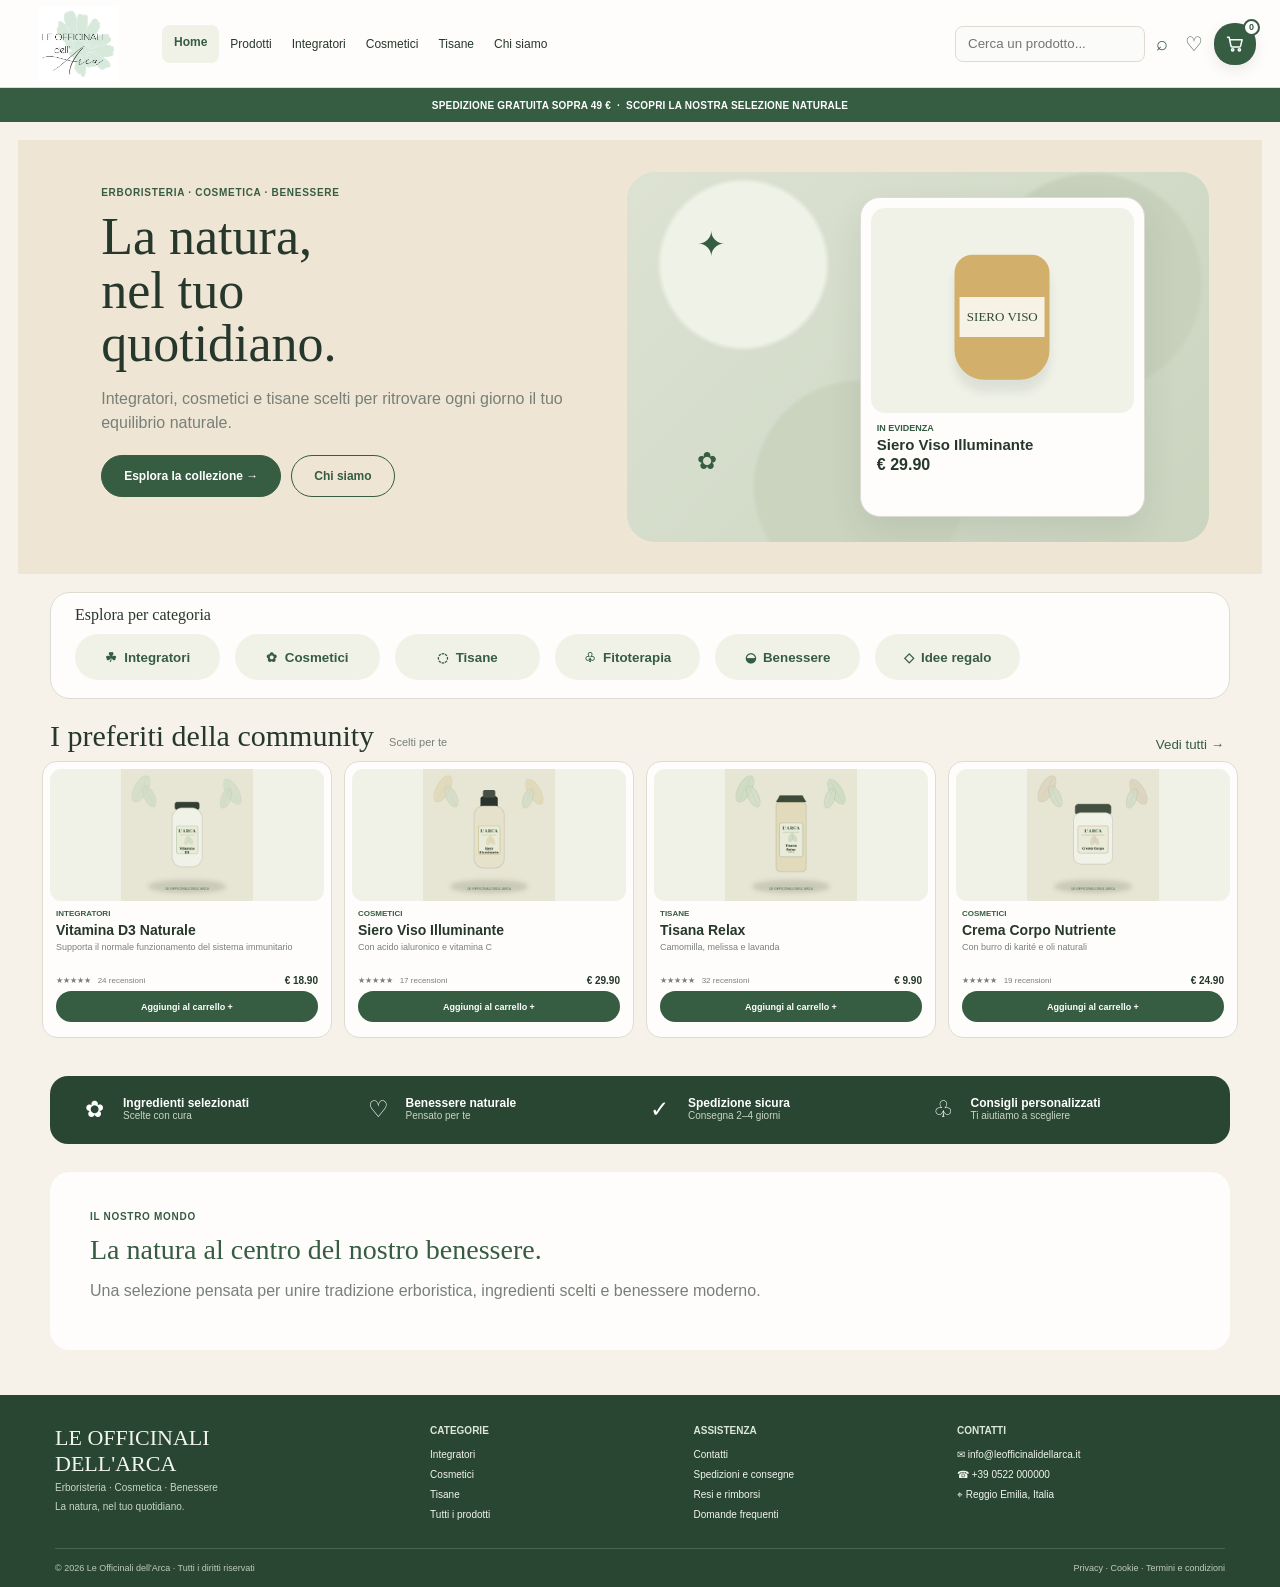
<file: index.html>
<!DOCTYPE html>
<html lang="it">
<head>
<meta charset="UTF-8">
<meta name="viewport" content="width=device-width, initial-scale=1.0">
<title>Le Officinali dell'Arca</title>
<link rel="stylesheet" href="css/style.css">
<link rel="icon" type="image/png" href="assets/logo.png">
</head>
<body>
<header class="header">
  <a class="brand" href="index.html"><img src="assets/logo.png" alt="Le Officinali dell'Arca"></a>
  <nav>
    <a class="active" href="index.html">Home</a><a href="prodotti.html">Prodotti</a>
    <a href="integratori.html">Integratori</a><a href="cosmetici.html">Cosmetici</a>
    <a href="tisane.html">Tisane</a><a href="chi-siamo.html">Chi siamo</a>
  </nav>
  
<button class="mobile-menu-btn" id="mobileMenuBtn" type="button"
        aria-label="Apri menu" aria-expanded="false" aria-controls="mobileNav">
  <span></span><span></span><span></span>
</button>
<div class="mobile-nav" id="mobileNav">
  <a href="index.html">Home</a>
  <a href="prodotti.html">Prodotti</a>
  <a href="integratori.html">Integratori</a>
  <a href="cosmetici.html">Cosmetici</a>
  <a href="tisane.html">Tisane</a>
  <a href="chi-siamo.html">Chi siamo</a>
</div>
<div class="header-actions">
    <input id="search" type="search" placeholder="Cerca un prodotto...">
    <button id="searchBtn" class="icon-btn">⌕</button>
    <button class="icon-btn">♡</button>
    <a class="cart-btn" id="cartBtn" href="cart.html" aria-label="Apri il carrello"><svg class="cart-icon" viewBox="0 0 24 24" aria-hidden="true" focusable="false"><path d="M3 4h2l2.1 10.1a2 2 0 0 0 2 1.6h7.7a2 2 0 0 0 1.9-1.4L20.5 7H6.2"/><circle cx="9.2" cy="19" r="1.4"/><circle cx="17.2" cy="19" r="1.4"/></svg><span id="cartCount">0</span></a>
  </div>
</header>

<div class="announcement">SPEDIZIONE GRATUITA SOPRA 49 € &nbsp;·&nbsp; SCOPRI LA NOSTRA SELEZIONE NATURALE</div>

<main>
<section class="hero">
  <div class="hero-copy">
    <span class="eyebrow">ERBORISTERIA · COSMETICA · BENESSERE</span>
    <h1>La natura,<br>nel tuo<br>quotidiano.</h1>
    <p>Integratori, cosmetici e tisane scelti per ritrovare ogni giorno il tuo equilibrio naturale.</p>
    <div class="hero-actions">
      <a class="primary" href="#prodotti">Esplora la collezione →</a>
      <a class="secondary" href="#chi-siamo">Chi siamo</a>
    </div>
  </div>
  <div class="hero-panel">
    <div class="botanical"></div>
    <div class="featured">
      <div class="product-art art-dropper"></div>
      <span class="featured-label">IN EVIDENZA</span>
      <strong>Siero Viso Illuminante</strong>
      <b>€ 29.90</b>
    </div>
    <span class="decor d1">✦</span><span class="decor d2">✿</span>
  </div>
</section>

<section id="categorie" class="categories section-box">
  <h2>Esplora per categoria</h2>
  <div class="category-list">
    <button data-cat="Integratori">☘ &nbsp;Integratori</button>
    <button data-cat="Cosmetici">✿ &nbsp;Cosmetici</button>
    <button data-cat="Tisane">◌ &nbsp;Tisane</button>
    <button data-cat="Tutti">♧ &nbsp;Fitoterapia</button>
    <button data-cat="Tutti">◒ &nbsp;Benessere</button>
    <button data-cat="Tutti">◇ &nbsp;Idee regalo</button>
  </div>
</section>

<section id="prodotti" class="products-section">
  <div class="section-heading">
    <div><h2>I preferiti della community</h2><span>Scelti per te</span></div>
    <button id="showAll" class="text-btn">Vedi tutti →</button>
  </div>
  <div id="productGrid" class="product-grid"></div>
</section>

<section class="trust">
  <div><i>✿</i><strong>Ingredienti selezionati</strong><span>Scelte con cura</span></div>
  <div><i>♡</i><strong>Benessere naturale</strong><span>Pensato per te</span></div>
  <div><i>✓</i><strong>Spedizione sicura</strong><span>Consegna 2–4 giorni</span></div>
  <div><i>♧</i><strong>Consigli personalizzati</strong><span>Ti aiutiamo a scegliere</span></div>
</section>

<section id="chi-siamo" class="about">
  <span class="eyebrow">IL NOSTRO MONDO</span>
  <h2>La natura al centro del nostro benessere.</h2>
  <p>Una selezione pensata per unire tradizione erboristica, ingredienti scelti e benessere moderno.</p>
</section>
</main>

<footer>
  <div class="footer-main">
    <div class="footer-brand"><h3>LE OFFICINALI<br>DELL'ARCA</h3><span>Erboristeria · Cosmetica · Benessere</span><p>La natura, nel tuo quotidiano.</p></div>
    <div><h4>CATEGORIE</h4><a href="integratori.html">Integratori</a><a href="cosmetici.html">Cosmetici</a><a href="tisane.html">Tisane</a><a href="prodotti.html">Tutti i prodotti</a></div>
    <div><h4>ASSISTENZA</h4><a>Contatti</a><a>Spedizioni e consegne</a><a>Resi e rimborsi</a><a>Domande frequenti</a></div>
    <div><h4>CONTATTI</h4><p>✉ info@leofficinalidellarca.it</p><p>☎ +39 0522 000000</p><p>⌖ Reggio Emilia, Italia</p></div>
  </div>
  <div class="footer-bottom"><span>© 2026 Le Officinali dell'Arca · Tutti i diritti riservati</span><span>Privacy · Cookie · Termini e condizioni</span></div>
</footer>

<div id="cartModal" class="modal hidden">
  <div class="modal-card"><button class="close" id="closeCart">×</button><h2>Il tuo carrello</h2><div id="cartItems"></div><div class="cart-total"><span>Totale</span><strong id="cartTotal">€ 0.00</strong></div><a class="primary full" id="checkout" href="cart.html">Vai al carrello</a></div>
</div>

<script src="js/products.js"></script>
<script src="js/app.js"></script>
<script src="js/site-nav.js"></script>
</body>
</html>
</file>
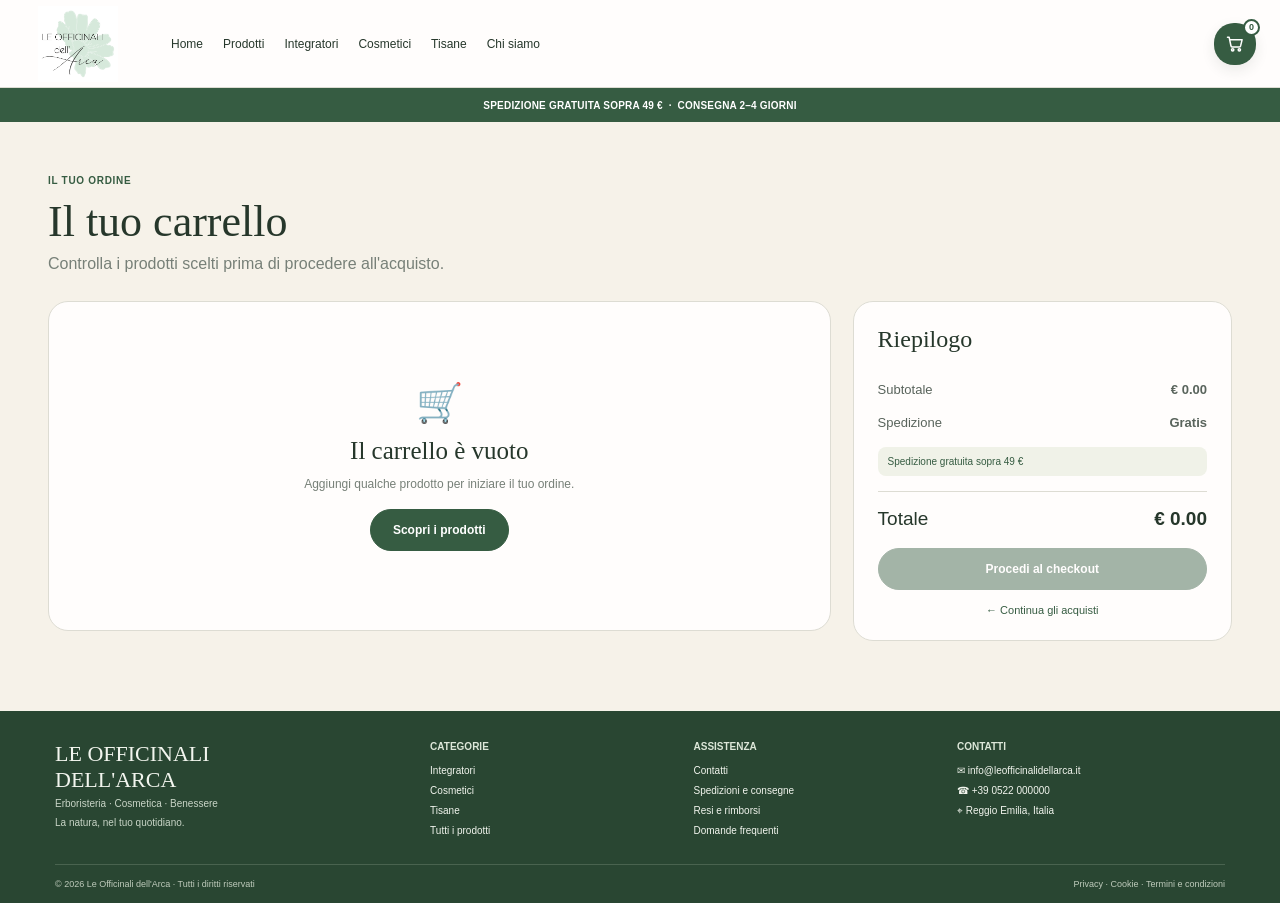
<file: cart.html>
<!DOCTYPE html>
<html lang="it">
<head>
<meta charset="UTF-8">
<meta name="viewport" content="width=device-width, initial-scale=1.0">
<title>Carrello | Le Officinali dell'Arca</title>
<link rel="stylesheet" href="css/style.css">
<link rel="icon" type="image/png" href="assets/logo.png">
</head>
<body class="inner-page">
<header class="header">
  <a class="brand" href="index.html"><img src="assets/logo.png" alt="Le Officinali dell'Arca"></a>
  <nav>
    <a href="index.html">Home</a><a href="prodotti.html">Prodotti</a>
    <a href="integratori.html">Integratori</a><a href="cosmetici.html">Cosmetici</a>
    <a href="tisane.html">Tisane</a><a href="chi-siamo.html">Chi siamo</a>
  </nav>
  
<button class="mobile-menu-btn" id="mobileMenuBtn" type="button"
        aria-label="Apri menu" aria-expanded="false" aria-controls="mobileNav">
  <span></span><span></span><span></span>
</button>
<div class="mobile-nav" id="mobileNav">
  <a href="index.html">Home</a>
  <a href="prodotti.html">Prodotti</a>
  <a href="integratori.html">Integratori</a>
  <a href="cosmetici.html">Cosmetici</a>
  <a href="tisane.html">Tisane</a>
  <a href="chi-siamo.html">Chi siamo</a>
</div>
<div class="header-actions">
    <a class="cart-btn" href="cart.html" aria-label="Apri il carrello"><svg class="cart-icon" viewBox="0 0 24 24" aria-hidden="true" focusable="false"><path d="M3 4h2l2.1 10.1a2 2 0 0 0 2 1.6h7.7a2 2 0 0 0 1.9-1.4L20.5 7H6.2"/><circle cx="9.2" cy="19" r="1.4"/><circle cx="17.2" cy="19" r="1.4"/></svg><span id="cartCount">0</span></a>
  </div>
</header>
<div class="announcement">SPEDIZIONE GRATUITA SOPRA 49 € &nbsp;·&nbsp; CONSEGNA 2–4 GIORNI</div>

<main class="page-content">
  <div class="page-title">
    <span class="eyebrow">IL TUO ORDINE</span>
    <h1>Il tuo carrello</h1>
    <p>Controlla i prodotti scelti prima di procedere all'acquisto.</p>
  </div>

  <div class="cart-layout">
    <section class="cart-page-card">
      <div id="cartPageItems"></div>
      <div id="emptyCart" class="empty-state hidden">
        <div class="empty-icon">🛒</div>
        <h2>Il carrello è vuoto</h2>
        <p>Aggiungi qualche prodotto per iniziare il tuo ordine.</p>
        <a class="primary" href="index.html#prodotti">Scopri i prodotti</a>
      </div>
    </section>

    <aside class="summary-card">
      <h2>Riepilogo</h2>
      <div class="summary-line"><span>Subtotale</span><strong id="subtotal">€ 0.00</strong></div>
      <div class="summary-line"><span>Spedizione</span><strong id="shipping">€ 4.90</strong></div>
      <p class="free-shipping" id="freeShippingText">Spedizione gratuita sopra 49 €</p>
      <div class="summary-total"><span>Totale</span><strong id="cartTotal">€ 0.00</strong></div>
      <a id="checkoutLink" class="primary full" href="checkout.html">Procedi al checkout</a>
      <a class="continue-shopping" href="index.html#prodotti">← Continua gli acquisti</a>
    </aside>
  </div>
</main>

<footer>
  <div class="footer-main">
    <div class="footer-brand"><h3>LE OFFICINALI<br>DELL'ARCA</h3><span>Erboristeria · Cosmetica · Benessere</span><p>La natura, nel tuo quotidiano.</p></div>
    <div><h4>CATEGORIE</h4><a href="integratori.html">Integratori</a><a href="cosmetici.html">Cosmetici</a><a href="tisane.html">Tisane</a><a href="prodotti.html">Tutti i prodotti</a></div>
    <div><h4>ASSISTENZA</h4><a>Contatti</a><a>Spedizioni e consegne</a><a>Resi e rimborsi</a><a>Domande frequenti</a></div>
    <div><h4>CONTATTI</h4><p>✉ info@leofficinalidellarca.it</p><p>☎ +39 0522 000000</p><p>⌖ Reggio Emilia, Italia</p></div>
  </div>
  <div class="footer-bottom"><span>© 2026 Le Officinali dell'Arca · Tutti i diritti riservati</span><span>Privacy · Cookie · Termini e condizioni</span></div>
</footer>
<script src="js/products.js"></script>
<script src="js/cart.js"></script>
<script src="js/site-nav.js"></script>
</body>
</html>
</file>
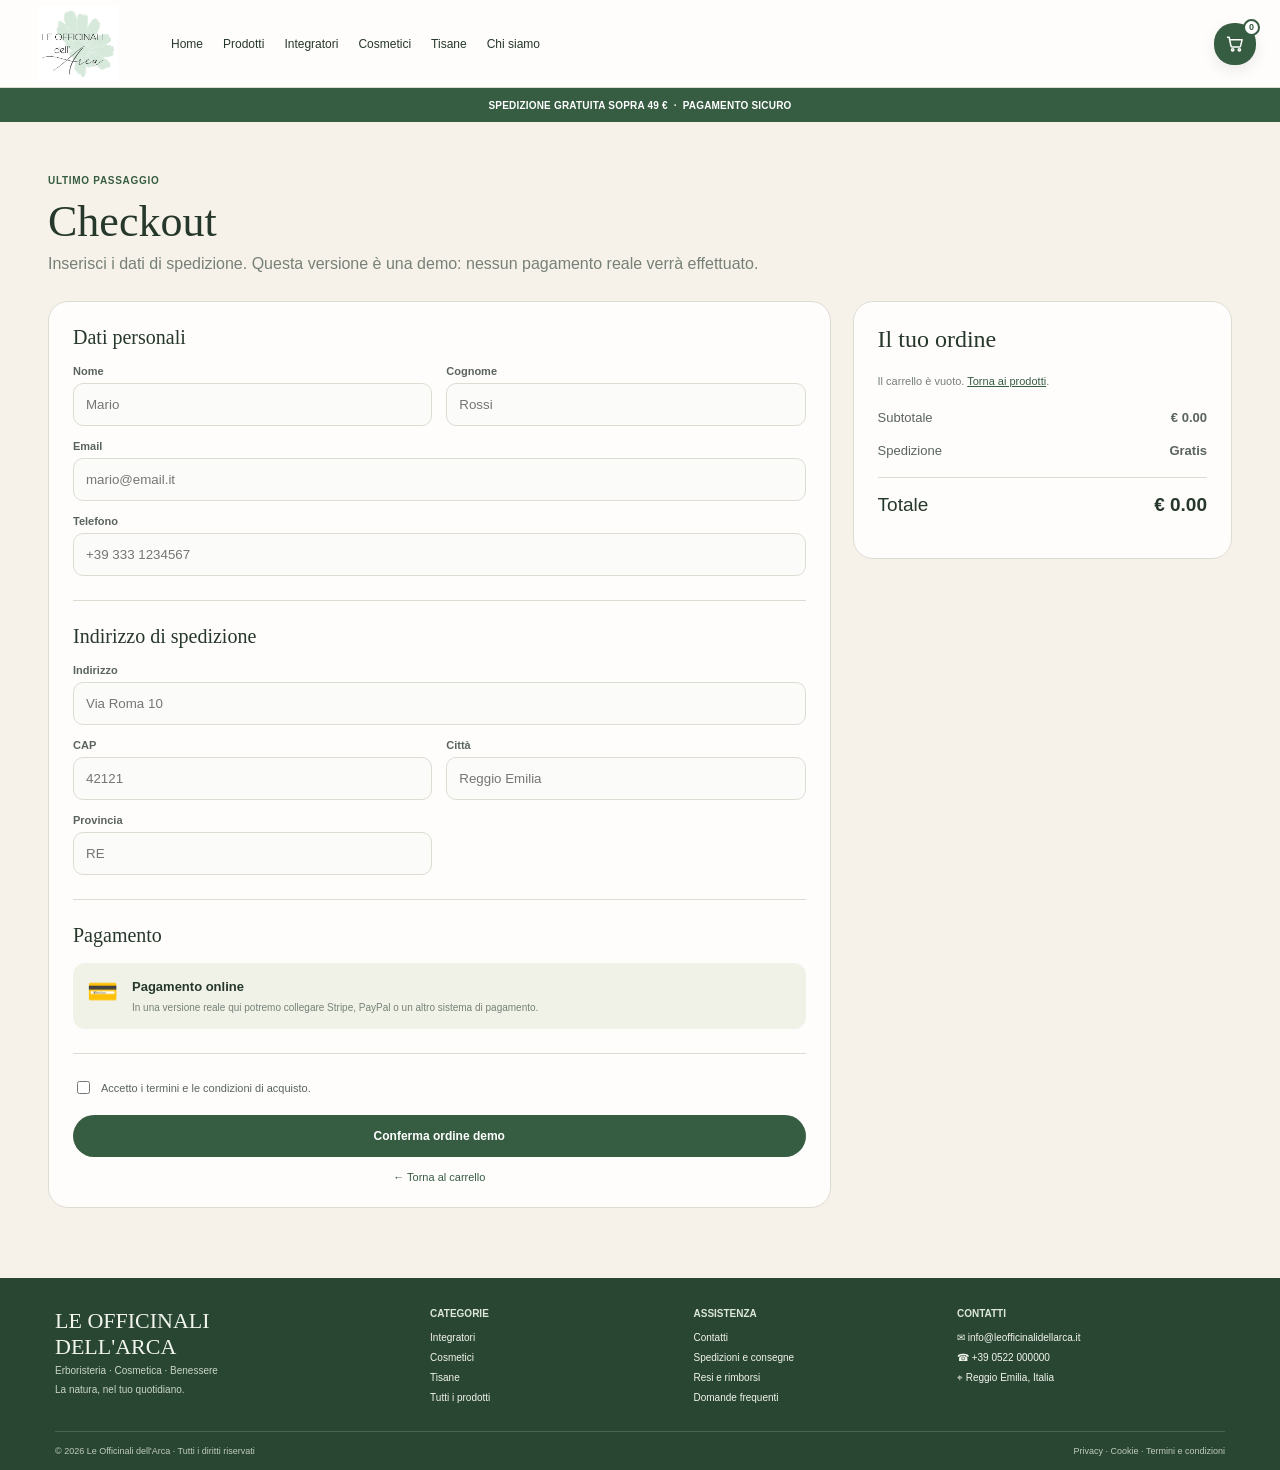
<file: checkout.html>
<!DOCTYPE html>
<html lang="it">
<head>
<meta charset="UTF-8">
<meta name="viewport" content="width=device-width, initial-scale=1.0">
<title>Checkout | Le Officinali dell'Arca</title>
<link rel="stylesheet" href="css/style.css">
<link rel="icon" type="image/png" href="assets/logo.png">
</head>
<body class="inner-page">
<header class="header">
  <a class="brand" href="index.html"><img src="assets/logo.png" alt="Le Officinali dell'Arca"></a>
  <nav>
    <a href="index.html">Home</a><a href="prodotti.html">Prodotti</a>
    <a href="integratori.html">Integratori</a><a href="cosmetici.html">Cosmetici</a>
    <a href="tisane.html">Tisane</a><a href="chi-siamo.html">Chi siamo</a>
  </nav>
  
<button class="mobile-menu-btn" id="mobileMenuBtn" type="button"
        aria-label="Apri menu" aria-expanded="false" aria-controls="mobileNav">
  <span></span><span></span><span></span>
</button>
<div class="mobile-nav" id="mobileNav">
  <a href="index.html">Home</a>
  <a href="prodotti.html">Prodotti</a>
  <a href="integratori.html">Integratori</a>
  <a href="cosmetici.html">Cosmetici</a>
  <a href="tisane.html">Tisane</a>
  <a href="chi-siamo.html">Chi siamo</a>
</div>
<div class="header-actions"><a class="cart-btn" href="cart.html" aria-label="Apri il carrello"><svg class="cart-icon" viewBox="0 0 24 24" aria-hidden="true" focusable="false"><path d="M3 4h2l2.1 10.1a2 2 0 0 0 2 1.6h7.7a2 2 0 0 0 1.9-1.4L20.5 7H6.2"/><circle cx="9.2" cy="19" r="1.4"/><circle cx="17.2" cy="19" r="1.4"/></svg><span id="cartCount">0</span></a></div>
</header>
<div class="announcement">SPEDIZIONE GRATUITA SOPRA 49 € &nbsp;·&nbsp; PAGAMENTO SICURO</div>

<main class="page-content">
  <div class="page-title">
    <span class="eyebrow">ULTIMO PASSAGGIO</span>
    <h1>Checkout</h1>
    <p>Inserisci i dati di spedizione. Questa versione è una demo: nessun pagamento reale verrà effettuato.</p>
  </div>

  <div class="checkout-layout">
    <form id="checkoutForm" class="checkout-card">
      <div class="form-section">
        <h2>Dati personali</h2>
        <div class="form-grid">
          <label>Nome<input required name="name" type="text" placeholder="Mario"></label>
          <label>Cognome<input required name="surname" type="text" placeholder="Rossi"></label>
          <label class="wide">Email<input required name="email" type="email" placeholder="mario@email.it"></label>
          <label class="wide">Telefono<input required name="phone" type="tel" placeholder="+39 333 1234567"></label>
        </div>
      </div>

      <div class="form-section">
        <h2>Indirizzo di spedizione</h2>
        <div class="form-grid">
          <label class="wide">Indirizzo<input required name="address" type="text" placeholder="Via Roma 10"></label>
          <label>CAP<input required name="zip" type="text" inputmode="numeric" placeholder="42121"></label>
          <label>Città<input required name="city" type="text" placeholder="Reggio Emilia"></label>
          <label>Provincia<input required name="province" type="text" maxlength="2" placeholder="RE"></label>
        </div>
      </div>

      <div class="form-section">
        <h2>Pagamento</h2>
        <div class="payment-demo">
          <span>💳</span><div><strong>Pagamento online</strong><p>In una versione reale qui potremo collegare Stripe, PayPal o un altro sistema di pagamento.</p></div>
        </div>
      </div>

      <label class="checkbox-label"><input required type="checkbox"> Accetto i termini e le condizioni di acquisto.</label>
      <button class="primary full checkout-submit" type="submit">Conferma ordine demo</button>
      <a class="continue-shopping" href="cart.html">← Torna al carrello</a>
    </form>

    <aside class="summary-card">
      <h2>Il tuo ordine</h2>
      <div id="checkoutItems"></div>
      <div class="summary-line"><span>Subtotale</span><strong id="subtotal">€ 0.00</strong></div>
      <div class="summary-line"><span>Spedizione</span><strong id="shipping">€ 4.90</strong></div>
      <div class="summary-total"><span>Totale</span><strong id="checkoutTotal">€ 0.00</strong></div>
    </aside>
  </div>
</main>

<footer>
  <div class="footer-main">
    <div class="footer-brand"><h3>LE OFFICINALI<br>DELL'ARCA</h3><span>Erboristeria · Cosmetica · Benessere</span><p>La natura, nel tuo quotidiano.</p></div>
    <div><h4>CATEGORIE</h4><a href="integratori.html">Integratori</a><a href="cosmetici.html">Cosmetici</a><a href="tisane.html">Tisane</a><a href="prodotti.html">Tutti i prodotti</a></div>
    <div><h4>ASSISTENZA</h4><a>Contatti</a><a>Spedizioni e consegne</a><a>Resi e rimborsi</a><a>Domande frequenti</a></div>
    <div><h4>CONTATTI</h4><p>✉ info@leofficinalidellarca.it</p><p>☎ +39 0522 000000</p><p>⌖ Reggio Emilia, Italia</p></div>
  </div>
  <div class="footer-bottom"><span>© 2026 Le Officinali dell'Arca · Tutti i diritti riservati</span><span>Privacy · Cookie · Termini e condizioni</span></div>
</footer>
<script src="js/products.js"></script>
<script src="js/checkout.js"></script>
<script src="js/site-nav.js"></script>
</body>
</html>
</file>
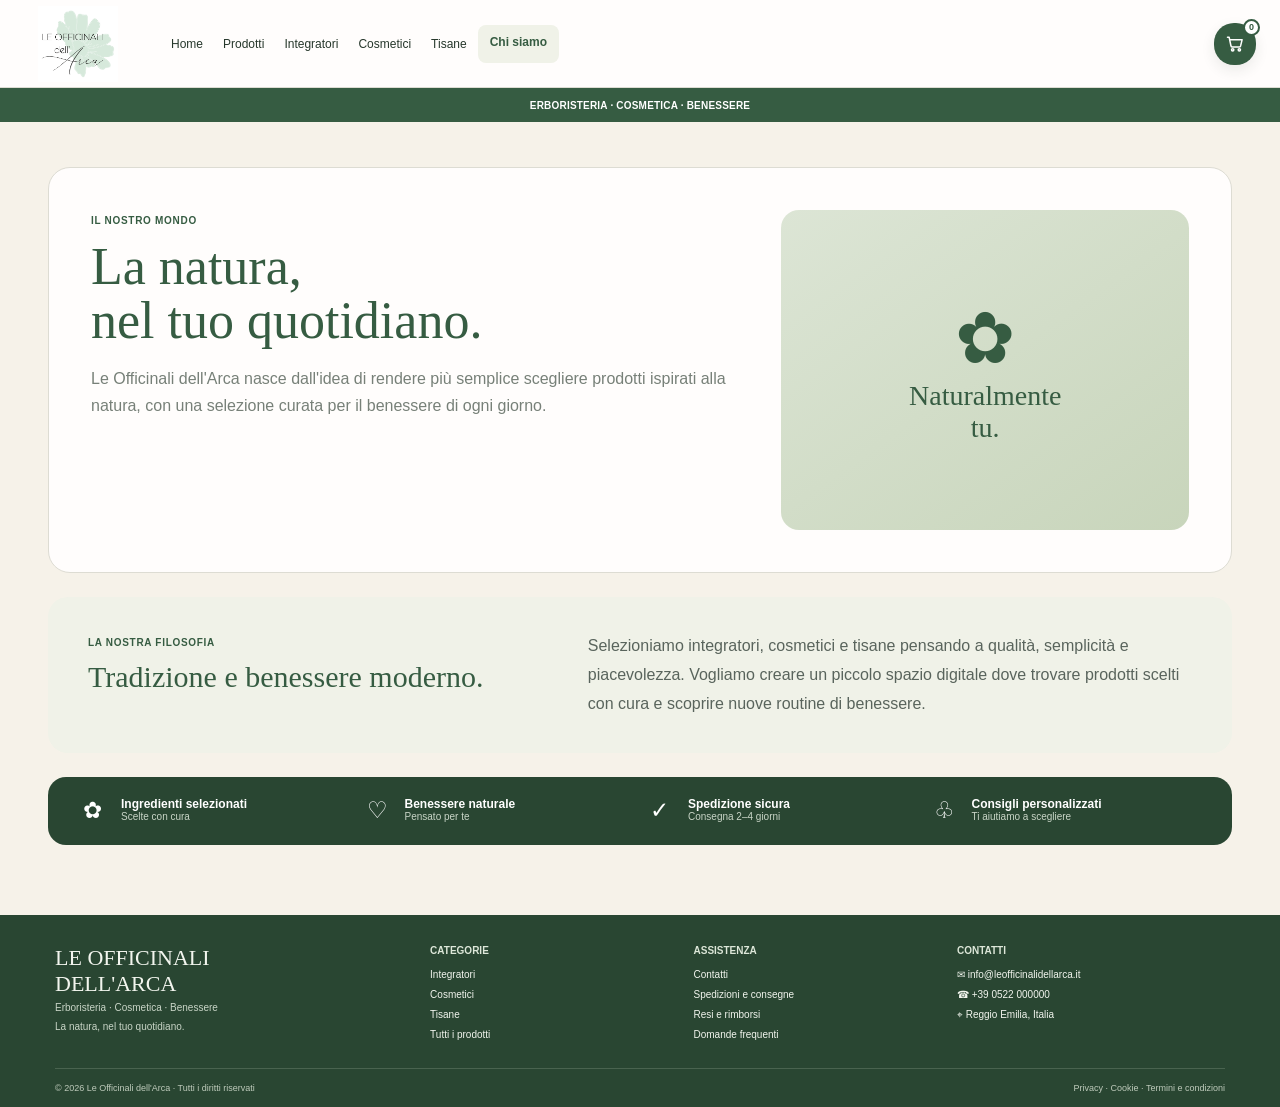
<file: chi-siamo.html>
<!DOCTYPE html><html lang="it"><head><meta charset="UTF-8"><meta name="viewport" content="width=device-width, initial-scale=1.0"><title>Chi siamo | Le Officinali dell'Arca</title><link rel="stylesheet" href="css/style.css"><link rel="icon" type="image/png" href="assets/logo.png">
</head>
<body class="inner-page about-page">
<header class="header"><a class="brand" href="index.html"><img src="assets/logo.png" alt="Le Officinali dell'Arca"></a><nav><a href="index.html">Home</a><a href="prodotti.html">Prodotti</a><a href="integratori.html">Integratori</a><a href="cosmetici.html">Cosmetici</a><a href="tisane.html">Tisane</a><a class="active" href="chi-siamo.html">Chi siamo</a></nav>
<button class="mobile-menu-btn" id="mobileMenuBtn" type="button"
        aria-label="Apri menu" aria-expanded="false" aria-controls="mobileNav">
  <span></span><span></span><span></span>
</button>
<div class="mobile-nav" id="mobileNav">
  <a href="index.html">Home</a>
  <a href="prodotti.html">Prodotti</a>
  <a href="integratori.html">Integratori</a>
  <a href="cosmetici.html">Cosmetici</a>
  <a href="tisane.html">Tisane</a>
  <a href="chi-siamo.html">Chi siamo</a>
</div>
<div class="header-actions"><a class="cart-btn" href="cart.html" aria-label="Apri il carrello"><svg class="cart-icon" viewBox="0 0 24 24" aria-hidden="true" focusable="false"><path d="M3 4h2l2.1 10.1a2 2 0 0 0 2 1.6h7.7a2 2 0 0 0 1.9-1.4L20.5 7H6.2"/><circle cx="9.2" cy="19" r="1.4"/><circle cx="17.2" cy="19" r="1.4"/></svg><span id="cartCount">0</span></a></div></header>
<div class="announcement">ERBORISTERIA · COSMETICA · BENESSERE</div>
<main class="page-content"><section class="about-hero"><div><span class="eyebrow">IL NOSTRO MONDO</span><h1>La natura,<br>nel tuo quotidiano.</h1><p>Le Officinali dell'Arca nasce dall'idea di rendere più semplice scegliere prodotti ispirati alla natura, con una selezione curata per il benessere di ogni giorno.</p></div><div class="about-art"><span>✿</span><strong>Naturalmente<br>tu.</strong></div></section><section class="about-story"><div><span class="eyebrow">LA NOSTRA FILOSOFIA</span><h2>Tradizione e benessere moderno.</h2></div><p>Selezioniamo integratori, cosmetici e tisane pensando a qualità, semplicità e piacevolezza. Vogliamo creare un piccolo spazio digitale dove trovare prodotti scelti con cura e scoprire nuove routine di benessere.</p></section><section class="trust about-trust"><div><i>✿</i><strong>Ingredienti selezionati</strong><span>Scelte con cura</span></div><div><i>♡</i><strong>Benessere naturale</strong><span>Pensato per te</span></div><div><i>✓</i><strong>Spedizione sicura</strong><span>Consegna 2–4 giorni</span></div><div><i>♧</i><strong>Consigli personalizzati</strong><span>Ti aiutiamo a scegliere</span></div></section></main>
<footer><div class="footer-main"><div class="footer-brand"><h3>LE OFFICINALI<br>DELL'ARCA</h3><span>Erboristeria · Cosmetica · Benessere</span><p>La natura, nel tuo quotidiano.</p></div><div><h4>CATEGORIE</h4><a href="integratori.html">Integratori</a><a href="cosmetici.html">Cosmetici</a><a href="tisane.html">Tisane</a><a href="prodotti.html">Tutti i prodotti</a></div><div><h4>ASSISTENZA</h4><a>Contatti</a><a>Spedizioni e consegne</a><a>Resi e rimborsi</a><a>Domande frequenti</a></div><div><h4>CONTATTI</h4><p>✉ info@leofficinalidellarca.it</p><p>☎ +39 0522 000000</p><p>⌖ Reggio Emilia, Italia</p></div></div><div class="footer-bottom"><span>© 2026 Le Officinali dell'Arca · Tutti i diritti riservati</span><span>Privacy · Cookie · Termini e condizioni</span></div></footer>
<script src="js/site-nav.js"></script></body></html>
</file>
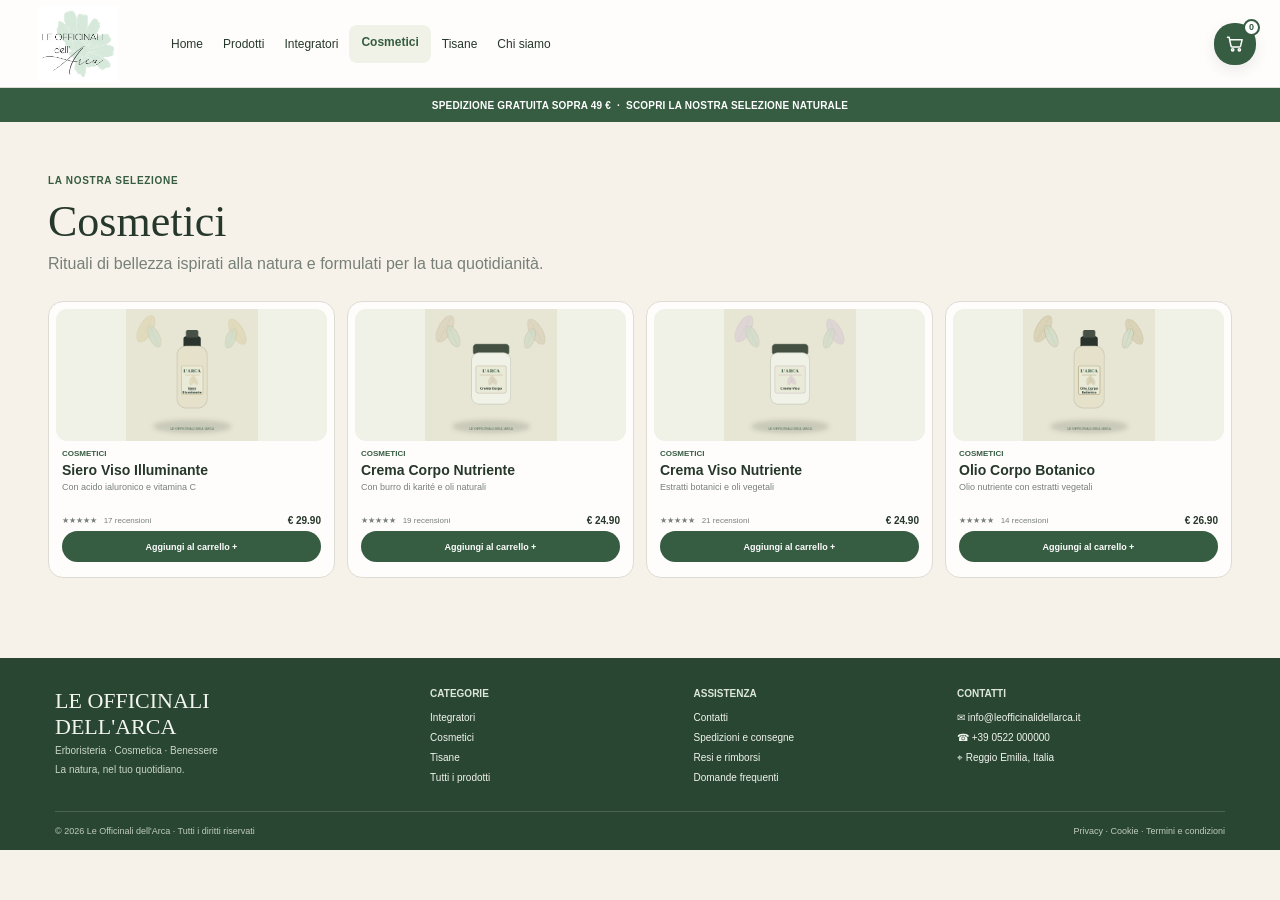
<file: cosmetici.html>
<!DOCTYPE html><html lang="it"><head><meta charset="UTF-8"><meta name="viewport" content="width=device-width, initial-scale=1.0"><title>Cosmetici | Le Officinali dell’Arca</title><link rel="stylesheet" href="css/style.css"><link rel="icon" type="image/png" href="assets/logo.png">
</head>
<body class="inner-page category-page" data-category="Cosmetici">
<header class="header"><a class="brand" href="index.html"><img src="assets/logo.png" alt="Le Officinali dell'Arca"></a><nav><a href="index.html">Home</a><a href="prodotti.html">Prodotti</a><a href="integratori.html">Integratori</a><a class="active" href="cosmetici.html">Cosmetici</a><a href="tisane.html">Tisane</a><a href="chi-siamo.html">Chi siamo</a></nav>
<button class="mobile-menu-btn" id="mobileMenuBtn" type="button"
        aria-label="Apri menu" aria-expanded="false" aria-controls="mobileNav">
  <span></span><span></span><span></span>
</button>
<div class="mobile-nav" id="mobileNav">
  <a href="index.html">Home</a>
  <a href="prodotti.html">Prodotti</a>
  <a href="integratori.html">Integratori</a>
  <a href="cosmetici.html">Cosmetici</a>
  <a href="tisane.html">Tisane</a>
  <a href="chi-siamo.html">Chi siamo</a>
</div>
<div class="header-actions"><a class="cart-btn" href="cart.html" aria-label="Apri il carrello"><svg class="cart-icon" viewBox="0 0 24 24" aria-hidden="true" focusable="false"><path d="M3 4h2l2.1 10.1a2 2 0 0 0 2 1.6h7.7a2 2 0 0 0 1.9-1.4L20.5 7H6.2"/><circle cx="9.2" cy="19" r="1.4"/><circle cx="17.2" cy="19" r="1.4"/></svg><span id="cartCount">0</span></a></div></header>
<div class="announcement">SPEDIZIONE GRATUITA SOPRA 49 € &nbsp;·&nbsp; SCOPRI LA NOSTRA SELEZIONE NATURALE</div>
<main class="page-content"><div class="page-title"><span class="eyebrow">LA NOSTRA SELEZIONE</span><h1 id="categoryTitle">Tutti i prodotti</h1><p id="categorySubtitle"></p></div><div id="addedMessage" class="added-message">Prodotto aggiunto al carrello ✓</div><div id="categoryGrid" class="product-grid category-grid"></div></main>
<footer><div class="footer-main"><div class="footer-brand"><h3>LE OFFICINALI<br>DELL'ARCA</h3><span>Erboristeria · Cosmetica · Benessere</span><p>La natura, nel tuo quotidiano.</p></div><div><h4>CATEGORIE</h4><a href="integratori.html">Integratori</a><a class="active" href="cosmetici.html">Cosmetici</a><a href="tisane.html">Tisane</a><a href="prodotti.html">Tutti i prodotti</a></div><div><h4>ASSISTENZA</h4><a>Contatti</a><a>Spedizioni e consegne</a><a>Resi e rimborsi</a><a>Domande frequenti</a></div><div><h4>CONTATTI</h4><p>✉ info@leofficinalidellarca.it</p><p>☎ +39 0522 000000</p><p>⌖ Reggio Emilia, Italia</p></div></div><div class="footer-bottom"><span>© 2026 Le Officinali dell'Arca · Tutti i diritti riservati</span><span>Privacy · Cookie · Termini e condizioni</span></div></footer>
<script src="js/products.js"></script><script src="js/category.js"></script><script src="js/site-nav.js"></script>
</body></html>
</file>
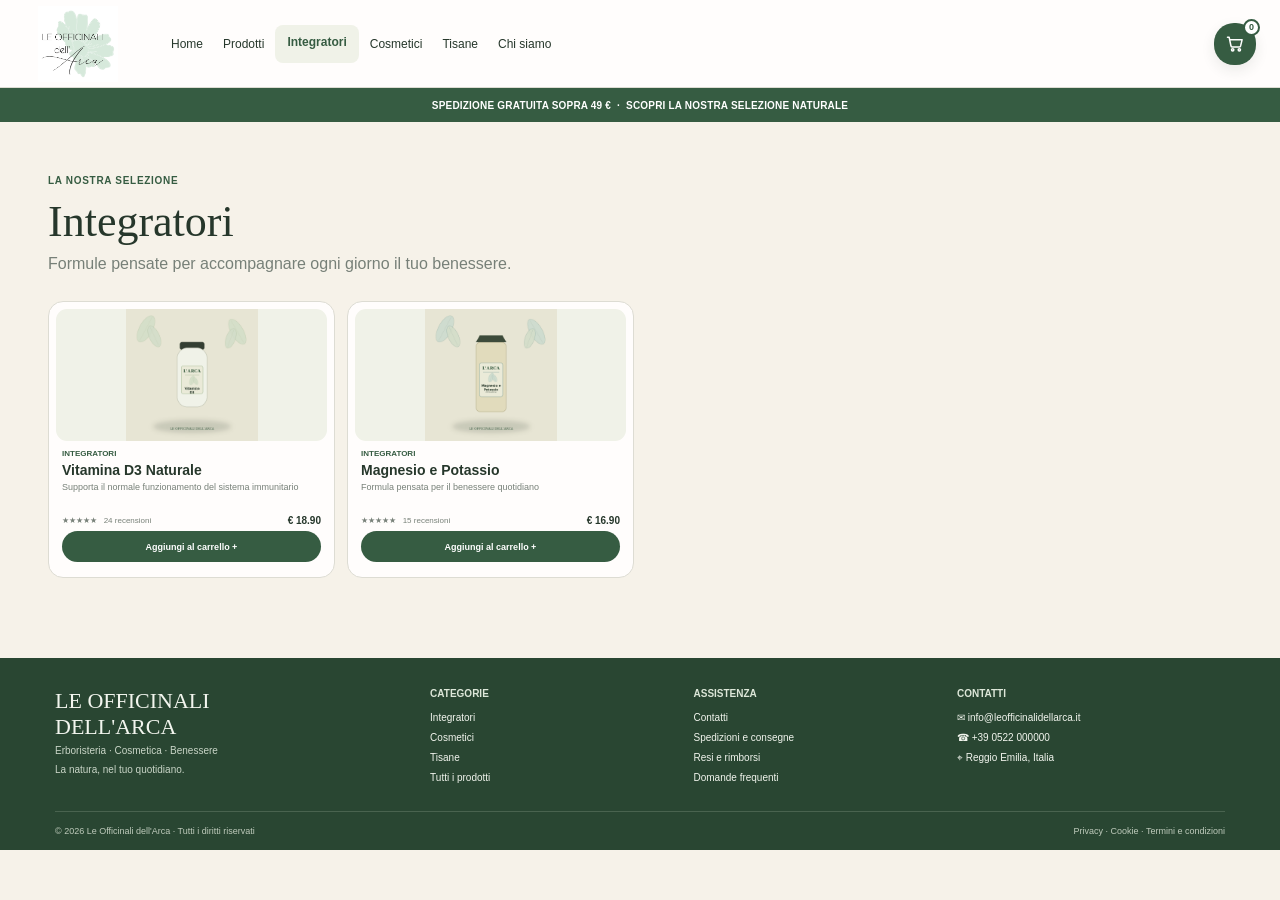
<file: integratori.html>
<!DOCTYPE html><html lang="it"><head><meta charset="UTF-8"><meta name="viewport" content="width=device-width, initial-scale=1.0"><title>Integratori | Le Officinali dell’Arca</title><link rel="stylesheet" href="css/style.css"><link rel="icon" type="image/png" href="assets/logo.png">
</head>
<body class="inner-page category-page" data-category="Integratori">
<header class="header"><a class="brand" href="index.html"><img src="assets/logo.png" alt="Le Officinali dell'Arca"></a><nav><a href="index.html">Home</a><a href="prodotti.html">Prodotti</a><a class="active" href="integratori.html">Integratori</a><a href="cosmetici.html">Cosmetici</a><a href="tisane.html">Tisane</a><a href="chi-siamo.html">Chi siamo</a></nav>
<button class="mobile-menu-btn" id="mobileMenuBtn" type="button"
        aria-label="Apri menu" aria-expanded="false" aria-controls="mobileNav">
  <span></span><span></span><span></span>
</button>
<div class="mobile-nav" id="mobileNav">
  <a href="index.html">Home</a>
  <a href="prodotti.html">Prodotti</a>
  <a href="integratori.html">Integratori</a>
  <a href="cosmetici.html">Cosmetici</a>
  <a href="tisane.html">Tisane</a>
  <a href="chi-siamo.html">Chi siamo</a>
</div>
<div class="header-actions"><a class="cart-btn" href="cart.html" aria-label="Apri il carrello"><svg class="cart-icon" viewBox="0 0 24 24" aria-hidden="true" focusable="false"><path d="M3 4h2l2.1 10.1a2 2 0 0 0 2 1.6h7.7a2 2 0 0 0 1.9-1.4L20.5 7H6.2"/><circle cx="9.2" cy="19" r="1.4"/><circle cx="17.2" cy="19" r="1.4"/></svg><span id="cartCount">0</span></a></div></header>
<div class="announcement">SPEDIZIONE GRATUITA SOPRA 49 € &nbsp;·&nbsp; SCOPRI LA NOSTRA SELEZIONE NATURALE</div>
<main class="page-content"><div class="page-title"><span class="eyebrow">LA NOSTRA SELEZIONE</span><h1 id="categoryTitle">Tutti i prodotti</h1><p id="categorySubtitle"></p></div><div id="addedMessage" class="added-message">Prodotto aggiunto al carrello ✓</div><div id="categoryGrid" class="product-grid category-grid"></div></main>
<footer><div class="footer-main"><div class="footer-brand"><h3>LE OFFICINALI<br>DELL'ARCA</h3><span>Erboristeria · Cosmetica · Benessere</span><p>La natura, nel tuo quotidiano.</p></div><div><h4>CATEGORIE</h4><a class="active" href="integratori.html">Integratori</a><a href="cosmetici.html">Cosmetici</a><a href="tisane.html">Tisane</a><a href="prodotti.html">Tutti i prodotti</a></div><div><h4>ASSISTENZA</h4><a>Contatti</a><a>Spedizioni e consegne</a><a>Resi e rimborsi</a><a>Domande frequenti</a></div><div><h4>CONTATTI</h4><p>✉ info@leofficinalidellarca.it</p><p>☎ +39 0522 000000</p><p>⌖ Reggio Emilia, Italia</p></div></div><div class="footer-bottom"><span>© 2026 Le Officinali dell'Arca · Tutti i diritti riservati</span><span>Privacy · Cookie · Termini e condizioni</span></div></footer>
<script src="js/products.js"></script><script src="js/category.js"></script><script src="js/site-nav.js"></script>
</body></html>
</file>
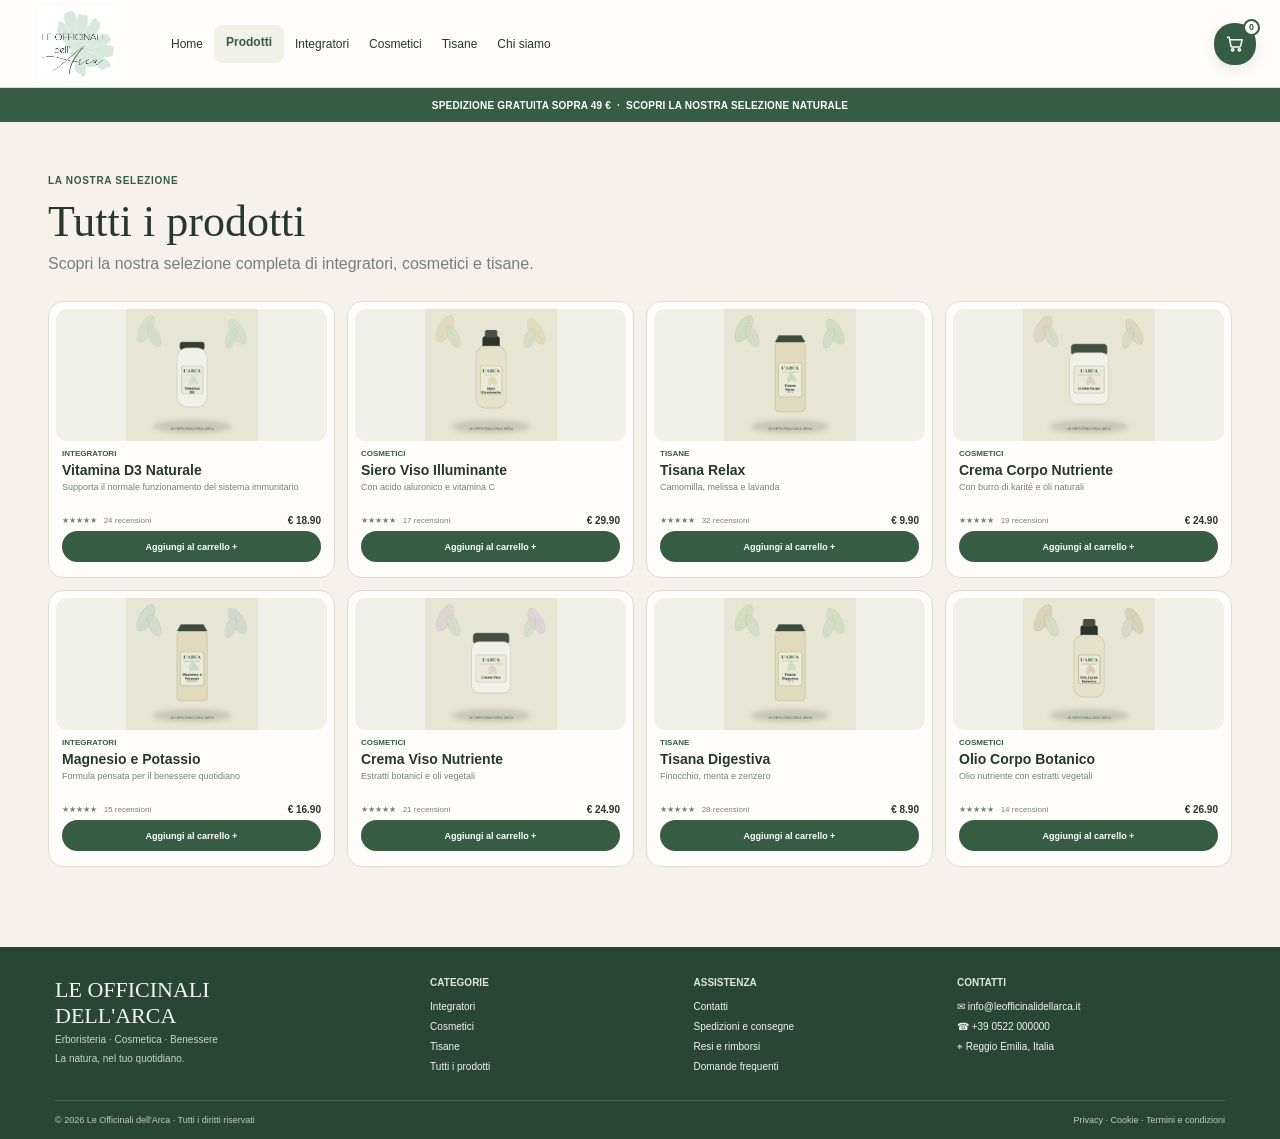
<file: prodotti.html>
<!DOCTYPE html><html lang="it"><head><meta charset="UTF-8"><meta name="viewport" content="width=device-width, initial-scale=1.0"><title>Prodotti | Le Officinali dell'Arca</title><link rel="stylesheet" href="css/style.css"><link rel="icon" type="image/png" href="assets/logo.png">
</head>
<body class="inner-page category-page" data-category="Tutti">
<header class="header"><a class="brand" href="index.html"><img src="assets/logo.png" alt="Le Officinali dell'Arca"></a><nav><a href="index.html">Home</a><a class="active" href="prodotti.html">Prodotti</a><a href="integratori.html">Integratori</a><a href="cosmetici.html">Cosmetici</a><a href="tisane.html">Tisane</a><a href="chi-siamo.html">Chi siamo</a></nav>
<button class="mobile-menu-btn" id="mobileMenuBtn" type="button"
        aria-label="Apri menu" aria-expanded="false" aria-controls="mobileNav">
  <span></span><span></span><span></span>
</button>
<div class="mobile-nav" id="mobileNav">
  <a href="index.html">Home</a>
  <a href="prodotti.html">Prodotti</a>
  <a href="integratori.html">Integratori</a>
  <a href="cosmetici.html">Cosmetici</a>
  <a href="tisane.html">Tisane</a>
  <a href="chi-siamo.html">Chi siamo</a>
</div>
<div class="header-actions"><a class="cart-btn" href="cart.html" aria-label="Apri il carrello"><svg class="cart-icon" viewBox="0 0 24 24" aria-hidden="true" focusable="false"><path d="M3 4h2l2.1 10.1a2 2 0 0 0 2 1.6h7.7a2 2 0 0 0 1.9-1.4L20.5 7H6.2"/><circle cx="9.2" cy="19" r="1.4"/><circle cx="17.2" cy="19" r="1.4"/></svg><span id="cartCount">0</span></a></div></header>
<div class="announcement">SPEDIZIONE GRATUITA SOPRA 49 € &nbsp;·&nbsp; SCOPRI LA NOSTRA SELEZIONE NATURALE</div>
<main class="page-content"><div class="page-title"><span class="eyebrow">LA NOSTRA SELEZIONE</span><h1 id="categoryTitle">Tutti i prodotti</h1><p id="categorySubtitle"></p></div><div id="addedMessage" class="added-message">Prodotto aggiunto al carrello ✓</div><div id="categoryGrid" class="product-grid category-grid"></div></main>
<footer><div class="footer-main"><div class="footer-brand"><h3>LE OFFICINALI<br>DELL'ARCA</h3><span>Erboristeria · Cosmetica · Benessere</span><p>La natura, nel tuo quotidiano.</p></div><div><h4>CATEGORIE</h4><a href="integratori.html">Integratori</a><a href="cosmetici.html">Cosmetici</a><a href="tisane.html">Tisane</a><a href="prodotti.html">Tutti i prodotti</a></div><div><h4>ASSISTENZA</h4><a>Contatti</a><a>Spedizioni e consegne</a><a>Resi e rimborsi</a><a>Domande frequenti</a></div><div><h4>CONTATTI</h4><p>✉ info@leofficinalidellarca.it</p><p>☎ +39 0522 000000</p><p>⌖ Reggio Emilia, Italia</p></div></div><div class="footer-bottom"><span>© 2026 Le Officinali dell'Arca · Tutti i diritti riservati</span><span>Privacy · Cookie · Termini e condizioni</span></div></footer>
<script src="js/products.js"></script><script src="js/category.js"></script><script src="js/site-nav.js"></script>
</body></html>
</file>
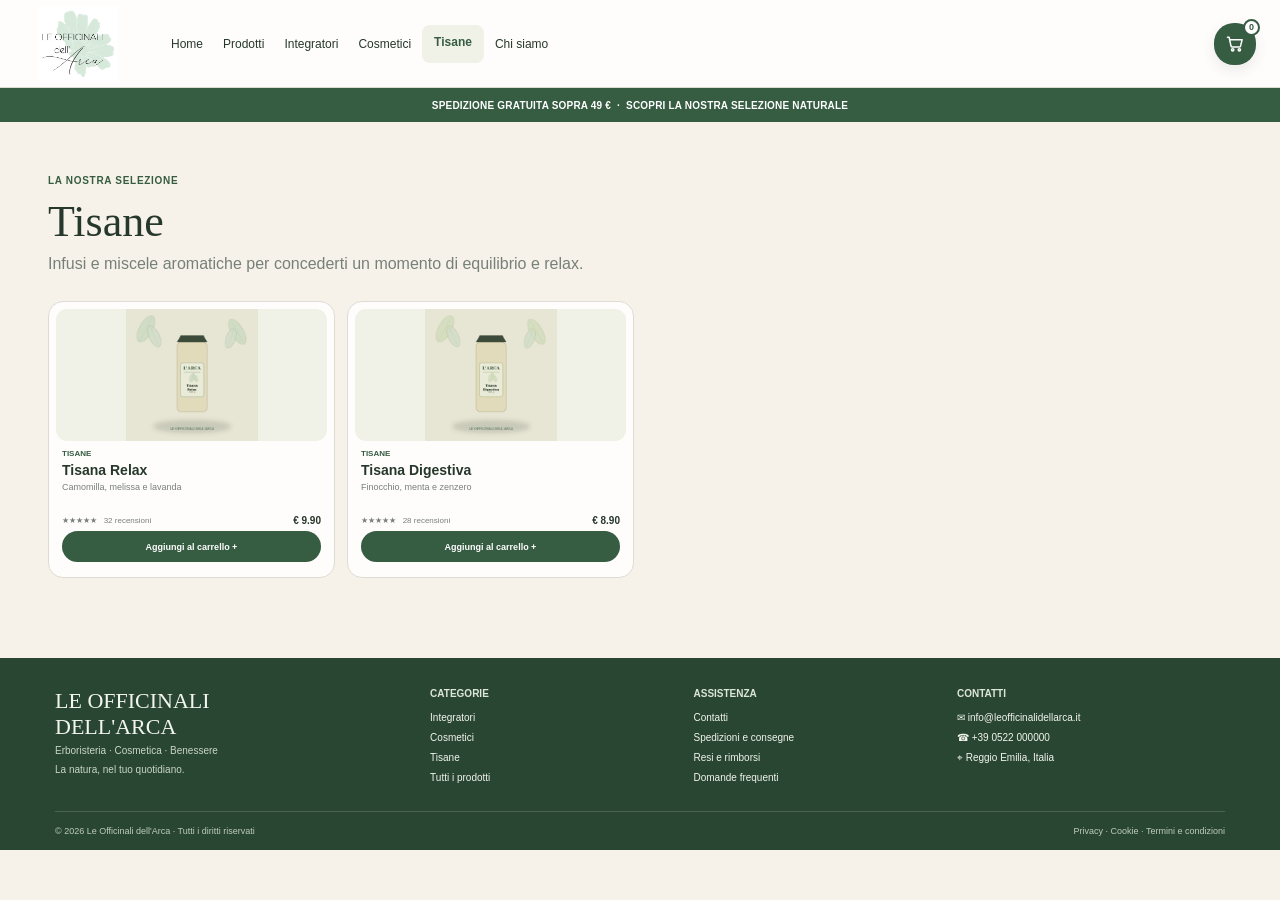
<file: tisane.html>
<!DOCTYPE html><html lang="it"><head><meta charset="UTF-8"><meta name="viewport" content="width=device-width, initial-scale=1.0"><title>Tisane | Le Officinali dell’Arca</title><link rel="stylesheet" href="css/style.css"><link rel="icon" type="image/png" href="assets/logo.png">
</head>
<body class="inner-page category-page" data-category="Tisane">
<header class="header"><a class="brand" href="index.html"><img src="assets/logo.png" alt="Le Officinali dell'Arca"></a><nav><a href="index.html">Home</a><a href="prodotti.html">Prodotti</a><a href="integratori.html">Integratori</a><a href="cosmetici.html">Cosmetici</a><a class="active" href="tisane.html">Tisane</a><a href="chi-siamo.html">Chi siamo</a></nav>
<button class="mobile-menu-btn" id="mobileMenuBtn" type="button"
        aria-label="Apri menu" aria-expanded="false" aria-controls="mobileNav">
  <span></span><span></span><span></span>
</button>
<div class="mobile-nav" id="mobileNav">
  <a href="index.html">Home</a>
  <a href="prodotti.html">Prodotti</a>
  <a href="integratori.html">Integratori</a>
  <a href="cosmetici.html">Cosmetici</a>
  <a href="tisane.html">Tisane</a>
  <a href="chi-siamo.html">Chi siamo</a>
</div>
<div class="header-actions"><a class="cart-btn" href="cart.html" aria-label="Apri il carrello"><svg class="cart-icon" viewBox="0 0 24 24" aria-hidden="true" focusable="false"><path d="M3 4h2l2.1 10.1a2 2 0 0 0 2 1.6h7.7a2 2 0 0 0 1.9-1.4L20.5 7H6.2"/><circle cx="9.2" cy="19" r="1.4"/><circle cx="17.2" cy="19" r="1.4"/></svg><span id="cartCount">0</span></a></div></header>
<div class="announcement">SPEDIZIONE GRATUITA SOPRA 49 € &nbsp;·&nbsp; SCOPRI LA NOSTRA SELEZIONE NATURALE</div>
<main class="page-content"><div class="page-title"><span class="eyebrow">LA NOSTRA SELEZIONE</span><h1 id="categoryTitle">Tutti i prodotti</h1><p id="categorySubtitle"></p></div><div id="addedMessage" class="added-message">Prodotto aggiunto al carrello ✓</div><div id="categoryGrid" class="product-grid category-grid"></div></main>
<footer><div class="footer-main"><div class="footer-brand"><h3>LE OFFICINALI<br>DELL'ARCA</h3><span>Erboristeria · Cosmetica · Benessere</span><p>La natura, nel tuo quotidiano.</p></div><div><h4>CATEGORIE</h4><a href="integratori.html">Integratori</a><a href="cosmetici.html">Cosmetici</a><a class="active" href="tisane.html">Tisane</a><a href="prodotti.html">Tutti i prodotti</a></div><div><h4>ASSISTENZA</h4><a>Contatti</a><a>Spedizioni e consegne</a><a>Resi e rimborsi</a><a>Domande frequenti</a></div><div><h4>CONTATTI</h4><p>✉ info@leofficinalidellarca.it</p><p>☎ +39 0522 000000</p><p>⌖ Reggio Emilia, Italia</p></div></div><div class="footer-bottom"><span>© 2026 Le Officinali dell'Arca · Tutti i diritti riservati</span><span>Privacy · Cookie · Termini e condizioni</span></div></footer>
<script src="js/products.js"></script><script src="js/category.js"></script><script src="js/site-nav.js"></script>
</body></html>
</file>
<file: css/style.css>
*{box-sizing:border-box}html{scroll-behavior:smooth}body{margin:0;background:#F6F2E9;color:#26372B;font-family:"Segoe UI",Arial,sans-serif}.header{height:88px;background:#FFFDFC;border-bottom:1px solid #DDDCD3;display:flex;align-items:center;padding:0 24px;gap:18px;position:sticky;top:0;z-index:10}.brand{display:flex;align-items:center;text-decoration:none;color:#365C42;min-width:120px;height:82px;overflow:hidden}.brand img{width:108px;height:76px;object-fit:contain;display:block}.brand span{font-family:Georgia,serif;font-weight:bold;font-size:14px;line-height:1.05}.header nav{display:flex;gap:2px;flex:1}.header nav a{padding:12px 9px;text-decoration:none;color:#26372B;font-size:12px;border-radius:8px}.header nav a:hover{background:#F0F2E8}.header-actions{display:flex;align-items:center;gap:5px}.header input{width:190px;height:36px;border:1px solid #DDDCD3;border-radius:8px;background:#FBFBF9;padding:0 12px}.icon-btn,.cart-btn{border:0;background:transparent;color:#365C42;height:40px;border-radius:20px;cursor:pointer}.icon-btn{font-size:20px}.icon-btn:hover{background:#F0F2E8}.cart-btn{position:relative;width:42px;height:42px;padding:0;display:inline-flex;align-items:center;justify-content:center;background:#365C42;color:#fff;text-decoration:none;box-shadow:0 5px 14px #26372b18;transition:transform .18s ease,background .18s ease,box-shadow .18s ease}.cart-btn:hover{background:#2d5038;transform:translateY(-1px);box-shadow:0 7px 18px #26372b25}.cart-icon{width:20px;height:20px;fill:none;stroke:currentColor;stroke-width:1.8;stroke-linecap:round;stroke-linejoin:round}.cart-btn #cartCount{position:absolute;right:-4px;top:-4px;min-width:17px;height:17px;padding:0 4px;border-radius:10px;background:#fff;color:#365C42;border:2px solid #365C42;display:flex;align-items:center;justify-content:center;font-size:9px;line-height:1;font-weight:800}.announcement{height:34px;background:#365C42;color:#fff;display:flex;align-items:center;justify-content:center;font-size:10px;font-weight:700;letter-spacing:.2px}.hero{margin:18px;min-height:430px;background:#EEE5D4;display:grid;grid-template-columns:46% 54%;padding:32px 6.5%;gap:30px}.hero-copy{padding-top:10px}.eyebrow{font-size:10px;color:#365C42;font-weight:800;letter-spacing:.7px}.hero h1{font:52px/1.03 Georgia,serif;margin:10px 0 14px}.hero p{font-size:16px;color:#778078;line-height:1.5;max-width:500px}.hero-actions{display:flex;gap:10px;margin-top:20px}.primary,.secondary{display:inline-flex;align-items:center;justify-content:center;text-decoration:none;height:42px;padding:0 22px;border-radius:22px;font-size:12px;font-weight:bold;cursor:pointer}.primary{background:#365C42;color:#fff;border:1px solid #365C42}.secondary{background:transparent;color:#365C42;border:1px solid #365C42}.hero-panel{position:relative;height:370px;border-radius:28px;overflow:hidden;background:#DCE5D5}.botanical{position:absolute;inset:0;background:radial-gradient(circle at 20% 25%,#EEF2E5 0 15%,transparent 16%),radial-gradient(circle at 80% 30%,#C6D2B7 0 20%,transparent 21%),radial-gradient(circle at 40% 85%,#C8D5BB 0 22%,transparent 23%),linear-gradient(135deg,#DCE3CF,#C8D5BB);filter:saturate(.8)}.featured{position:absolute;width:285px;height:320px;background:#FFFDFC;border:1px solid #DDDCD3;border-radius:20px;right:11%;top:50%;transform:translateY(-50%);padding:10px;box-shadow:0 15px 35px #26372b18}.featured .product-art{height:205px;border-radius:14px;background:#F0F2E8;margin-bottom:10px}.featured strong,.featured b,.featured-label{display:block;margin:3px 6px}.featured-label{font-size:9px;color:#365C42;font-weight:bold}.featured strong{font-size:15px}.featured b{font-size:16px}.decor{position:absolute;color:#365C42}.d1{left:12%;top:14%;font-size:34px}.d2{left:12%;bottom:18%;font-size:24px}.product-art{position:relative;background:#EEF1E8}.product-art:before{content:"";position:absolute;left:50%;top:50%;transform:translate(-50%,-45%);width:95px;height:125px;background:#D2B06C;border-radius:18px 18px 30px 30px;box-shadow:0 12px 10px #26372b18}.art-dropper:after{content:"SIERO VISO";position:absolute;left:50%;top:53%;transform:translate(-50%,-50%);background:#F6F2E5;padding:12px 7px;font:13px Georgia,serif;color:#304A35}.section-box{background:#FFFDFC;border:1px solid #DDDCD3;border-radius:20px;margin:4px 50px;padding:13px 24px 18px}.section-box h2{font:16px Georgia,serif;margin:0 0 10px}.category-list{display:flex;gap:15px;flex-wrap:wrap}.category-list button{height:46px;min-width:145px;border:0;border-radius:23px;background:#F0F2E8;color:#365C42;font-weight:bold;cursor:pointer}.products-section{padding:16px 42px}.section-heading{display:flex;justify-content:space-between;align-items:end;padding:0 8px 8px}.section-heading h2{font:30px Georgia,serif;margin:0;display:inline}.section-heading span{font-size:11px;color:#778078;margin-left:15px}.text-btn{border:0;background:transparent;color:#365C42;cursor:pointer}.product-grid{display:grid;grid-template-columns:repeat(4,1fr);gap:12px}.product-card{background:#FFFDFC;border:1px solid #DDDCD3;border-radius:15px;padding:7px;overflow:hidden}.product-card .visual{height:132px;border-radius:11px;background:#F0F2E8;display:flex;align-items:center;justify-content:center;overflow:hidden}.mini-art{width:100px;height:110px;background:#C5A36C;border-radius:18px 18px 28px 28px;position:relative}.mini-art:after{content:"";position:absolute;background:#F3EBDD;left:15px;right:15px;top:35px;height:48px;border-radius:7px}.product-info{padding:8px 6px}.category{font-size:8px;color:#365C42;font-weight:bold}.product-name{font-size:14px;font-weight:bold;margin:4px 0}.desc{font-size:9px;color:#778078;min-height:28px}.rating{display:flex;justify-content:space-between;align-items:center;margin:5px 0;color:#B88A2B;font-size:10px}.rating span{color:#778078;font-size:8px}.price{color:#26372B;font-weight:bold}.add{width:100%;height:31px;border:0;border-radius:16px;background:#365C42;color:white;font-size:9px;font-weight:bold;cursor:pointer}.trust{margin:22px 50px 28px;background:#294632;border-radius:18px;padding:20px 35px;display:grid;grid-template-columns:repeat(4,1fr);gap:20px;color:white}.trust div{display:grid;grid-template-columns:28px 1fr;grid-template-rows:1fr 1fr;column-gap:10px}.trust i{grid-row:1/3;font-size:23px;font-style:normal}.trust strong{font-size:12px}.trust span{font-size:10px;color:#C9D5C7}.about{margin:0 50px 45px;background:#FFFDFC;border-radius:20px;padding:34px 40px}.about h2{font:28px Georgia,serif;color:#365C42;margin:10px 0}.about p{color:#778078;max-width:850px}footer{background:#294632;color:#F2F5EE}.footer-main{padding:30px 55px 22px;display:grid;grid-template-columns:1.5fr 1fr 1fr 1.2fr;gap:40px}.footer-brand h3{font:22px Georgia,serif;margin:0}.footer-main h4{font-size:10px;color:#DDE7D9;margin:0 0 10px}.footer-main a,.footer-main p{display:block;color:#F2F5EE;text-decoration:none;font-size:10px;line-height:1.7;margin:3px 0;cursor:pointer}.footer-brand span,.footer-brand p{font-size:10px;color:#C9D5C7}.footer-bottom{border-top:1px solid #49634F;margin:0 55px;padding:14px 0;display:flex;justify-content:space-between;font-size:9px;color:#BFCBBC}.modal{position:fixed;inset:0;background:#26372b66;z-index:30;display:flex;align-items:center;justify-content:center}.hidden{display:none}.modal-card{width:min(520px,90vw);max-height:80vh;overflow:auto;background:#FFFDFC;border-radius:20px;padding:28px;position:relative}.modal-card h2{font:28px Georgia,serif}.close{position:absolute;right:18px;top:12px;border:0;background:transparent;font-size:28px;cursor:pointer}.cart-row{display:flex;justify-content:space-between;padding:12px 0;border-bottom:1px solid #DDDCD3}.cart-total{display:flex;justify-content:space-between;margin:20px 0;font-size:18px}.full{width:100%}@media(max-width:1100px){.header nav{display:none}.product-grid{grid-template-columns:repeat(2,1fr)}.hero{grid-template-columns:1fr}.footer-main{grid-template-columns:repeat(2,1fr)}.trust{grid-template-columns:repeat(2,1fr)}}@media(max-width:650px){.header{padding:5px 10px}.brand{min-width:86px;width:86px}.brand img{width:82px;height:68px}.brand span{display:none}.header-actions input{display:none}.hero{margin:8px;padding:28px 22px}.hero h1{font-size:42px}.hero-panel{height:330px}.featured{right:6%;width:240px}.section-box,.trust,.about{margin-left:12px;margin-right:12px}.products-section{padding:16px 12px}.product-grid{grid-template-columns:1fr}.trust{grid-template-columns:1fr}.footer-main{grid-template-columns:1fr;padding:30px 25px}.footer-bottom{margin:0 25px;display:block}.footer-bottom span{display:block;margin:5px 0}}

/* Pagine carrello e checkout */
.inner-page{background:#F6F2E9;min-height:100vh}.page-content{max-width:1240px;margin:0 auto;padding:48px 28px 70px}.page-title{margin-bottom:28px}.page-title h1{font:44px Georgia,serif;margin:8px 0}.page-title p{color:#778078;margin:0;max-width:720px}.cart-layout,.checkout-layout{display:grid;grid-template-columns:minmax(0,1.65fr) minmax(300px,.8fr);gap:22px;align-items:start}.cart-page-card,.checkout-card,.summary-card{background:#FFFDFC;border:1px solid #DDDCD3;border-radius:20px;padding:24px}.cart-page-row{display:grid;grid-template-columns:105px minmax(180px,1fr) auto auto auto;gap:18px;align-items:center;padding:16px 0;border-bottom:1px solid #DDDCD3}.cart-page-row:last-child{border-bottom:0}.cart-product-art{height:105px;border-radius:14px;background:#F0F2E8;display:flex;align-items:center;justify-content:center}.cart-product-art .mini-art{transform:scale(.72)}.cart-product-info h3{margin:4px 0;font-size:17px}.cart-product-info p{font-size:11px;color:#778078;margin:4px 0 8px}.quantity-control{display:flex;align-items:center;border:1px solid #DDDCD3;border-radius:18px;overflow:hidden}.quantity-control button{width:32px;height:32px;border:0;background:#F0F2E8;color:#365C42;font-size:18px;cursor:pointer}.quantity-control span{width:34px;text-align:center;font-size:12px}.row-total{font-size:14px;white-space:nowrap}.remove-item{border:0;background:transparent;color:#8B6D66;font-size:23px;cursor:pointer}.summary-card{position:sticky;top:110px}.summary-card h2{font:24px Georgia,serif;margin:0 0 20px}.summary-line{display:flex;justify-content:space-between;padding:9px 0;color:#59645C;font-size:13px}.free-shipping{font-size:10px;color:#365C42;background:#F0F2E8;border-radius:8px;padding:9px 10px;margin:8px 0 15px}.summary-total{display:flex;justify-content:space-between;border-top:1px solid #DDDCD3;padding-top:16px;margin:10px 0 18px;font-size:19px}.continue-shopping{display:block;text-align:center;color:#365C42;text-decoration:none;font-size:11px;margin-top:14px}.empty-state{text-align:center;padding:55px 20px}.empty-icon{font-size:38px}.empty-state h2{font:25px Georgia,serif;margin:12px 0 6px}.empty-state p{color:#778078;font-size:12px;margin-bottom:18px}.disabled{opacity:.45;pointer-events:none}.form-section{padding-bottom:24px;margin-bottom:24px;border-bottom:1px solid #DDDCD3}.form-section h2{font:20px Georgia,serif;margin:0 0 16px}.form-grid{display:grid;grid-template-columns:1fr 1fr;gap:14px}.form-grid label{font-size:11px;color:#59645C;font-weight:600}.form-grid label.wide{grid-column:1/-1}.form-grid input{display:block;width:100%;height:43px;margin-top:6px;border:1px solid #DDDCD3;border-radius:10px;background:#FBFBF9;padding:0 12px;color:#26372B;outline:none}.form-grid input:focus{border-color:#365C42;box-shadow:0 0 0 3px #365C4212}.payment-demo{display:flex;gap:14px;align-items:flex-start;background:#F0F2E8;border-radius:12px;padding:14px}.payment-demo>span{font-size:25px}.payment-demo strong{font-size:13px}.payment-demo p{font-size:10px;color:#778078;margin:5px 0 0;line-height:1.5}.checkbox-label{display:flex;align-items:center;gap:8px;font-size:11px;color:#59645C;margin-bottom:18px}.checkout-submit{border:0;font-family:inherit}.checkout-item{display:flex;justify-content:space-between;gap:12px;padding:9px 0;border-bottom:1px solid #DDDCD3;font-size:11px}.muted{font-size:11px;color:#778078;line-height:1.5}.muted a{color:#365C42}.summary-card .full{width:100%}@media(max-width:900px){.cart-layout,.checkout-layout{grid-template-columns:1fr}.summary-card{position:static}.cart-page-row{grid-template-columns:85px 1fr auto;gap:12px}.quantity-control{grid-column:2}.row-total{grid-column:3;grid-row:2}.remove-item{grid-column:3;grid-row:1}.cart-product-art{height:85px}}@media(max-width:600px){.page-content{padding:30px 12px 50px}.page-title h1{font-size:36px}.cart-page-card,.checkout-card,.summary-card{padding:17px}.cart-page-row{grid-template-columns:70px 1fr auto}.cart-product-art{height:70px}.cart-product-art .mini-art{transform:scale(.52)}.cart-product-info h3{font-size:14px}.cart-product-info p{font-size:9px}.quantity-control{grid-column:2;grid-row:2}.row-total{grid-column:3;grid-row:2}.form-grid{grid-template-columns:1fr}.form-grid label.wide{grid-column:auto}}

/* Pagine categorie e Chi siamo */
.header nav a.active{color:#365C42;font-weight:700;background:#F0F2E8;border-radius:8px;padding:10px 12px}
.category-page .page-content{padding-bottom:80px}.category-grid{margin-top:8px}.category-page .product-card{min-height:100%}.added-message{position:fixed;right:28px;bottom:28px;background:#294632;color:#fff;padding:12px 18px;border-radius:12px;font-size:12px;box-shadow:0 10px 30px #26372b22;transform:translateY(20px);opacity:0;pointer-events:none;transition:.25s;z-index:50}.added-message.show{transform:translateY(0);opacity:1}.about-hero{display:grid;grid-template-columns:1.3fr .8fr;gap:28px;align-items:stretch;background:#FFFDFC;border:1px solid #DDDCD3;border-radius:22px;padding:42px;margin-bottom:24px}.about-hero h1{font:52px Georgia,serif;color:#365C42;line-height:1.03;margin:12px 0 18px}.about-hero p{color:#778078;max-width:650px;line-height:1.7}.about-art{min-height:320px;border-radius:18px;background:linear-gradient(145deg,#DCE5D5,#C8D5BB);display:flex;align-items:center;justify-content:center;flex-direction:column;color:#365C42;text-align:center}.about-art span{font-size:72px}.about-art strong{font:28px Georgia,serif}.about-story{display:grid;grid-template-columns:1fr 1.3fr;gap:35px;background:#F0F2E8;border-radius:20px;padding:35px 40px;margin-bottom:24px}.about-story h2{font:30px Georgia,serif;color:#365C42;margin:10px 0}.about-story p{color:#59645C;line-height:1.8;margin:0}.about-trust{margin:0}.about-page .page-content{padding-top:45px}@media(max-width:800px){.about-hero,.about-story{grid-template-columns:1fr}.about-hero h1{font-size:42px}.about-art{min-height:230px}}

/* Product images - reliable static assets for GitHub Pages */
.product-card .visual{background:#F0F2E8;position:relative;}
.product-image{width:100%;height:100%;object-fit:contain;display:block;mix-blend-mode:multiply;}
.cart-product-image{width:100%;height:100%;object-fit:contain;display:block;mix-blend-mode:multiply;}
.cart-product-art{overflow:hidden;}
@media(max-width:600px){.product-card .visual{height:180px;}}


/* ===== MENU MOBILE ===== */
.mobile-menu-btn{
  display:none;
  width:42px;
  height:42px;
  border:0;
  background:transparent;
  border-radius:10px;
  padding:8px;
  cursor:pointer;
  align-items:center;
  justify-content:center;
  flex-direction:column;
  gap:4px;
  flex-shrink:0;
}
.mobile-menu-btn span{
  display:block;
  width:21px;
  height:2px;
  border-radius:2px;
  background:#365C42;
  transition:transform .2s ease,opacity .2s ease;
}
.mobile-menu-btn.open span:nth-child(1){transform:translateY(6px) rotate(45deg)}
.mobile-menu-btn.open span:nth-child(2){opacity:0}
.mobile-menu-btn.open span:nth-child(3){transform:translateY(-6px) rotate(-45deg)}

.mobile-nav{
  display:none;
  position:absolute;
  left:10px;
  right:10px;
  top:78px;
  background:#FFFDFC;
  border:1px solid #DDDCD3;
  border-radius:16px;
  padding:8px;
  box-shadow:0 14px 35px #26372b20;
  z-index:50;
}
.mobile-nav a{
  display:block;
  padding:13px 14px;
  border-radius:10px;
  text-decoration:none;
  color:#26372B;
  font-size:14px;
  font-weight:600;
}
.mobile-nav a:hover,
.mobile-nav a:focus{
  background:#F0F2E8;
  color:#365C42;
}
.mobile-nav.open{display:block}

@media(max-width:1100px){
  .header{
    position:sticky;
    top:0;
    padding:5px 14px;
    height:78px;
    gap:8px;
  }
  .header nav{display:none}
  .mobile-menu-btn{display:inline-flex}
  .header-actions{
    margin-left:auto;
    gap:4px;
  }
  .header-actions .icon-btn{display:none}
  .brand{
    min-width:0;
    width:94px;
    height:68px;
  }
  .brand img{
    width:90px;
    height:66px;
  }
  .mobile-nav{
    top:74px;
  }
}

@media(max-width:650px){
  .header{
    padding:5px 10px;
  }
  .brand{
    width:86px;
    height:68px;
  }
  .brand img{
    width:82px;
    height:64px;
  }
  .mobile-menu-btn{
    width:40px;
    height:40px;
  }
  .header-actions .cart-btn{
    width:42px;
    height:42px;
  }
  .mobile-nav{
    left:8px;
    right:8px;
    top:73px;
  }
}

.mobile-nav a.active{background:#F0F2E8;color:#365C42;font-weight:700}
</file>
